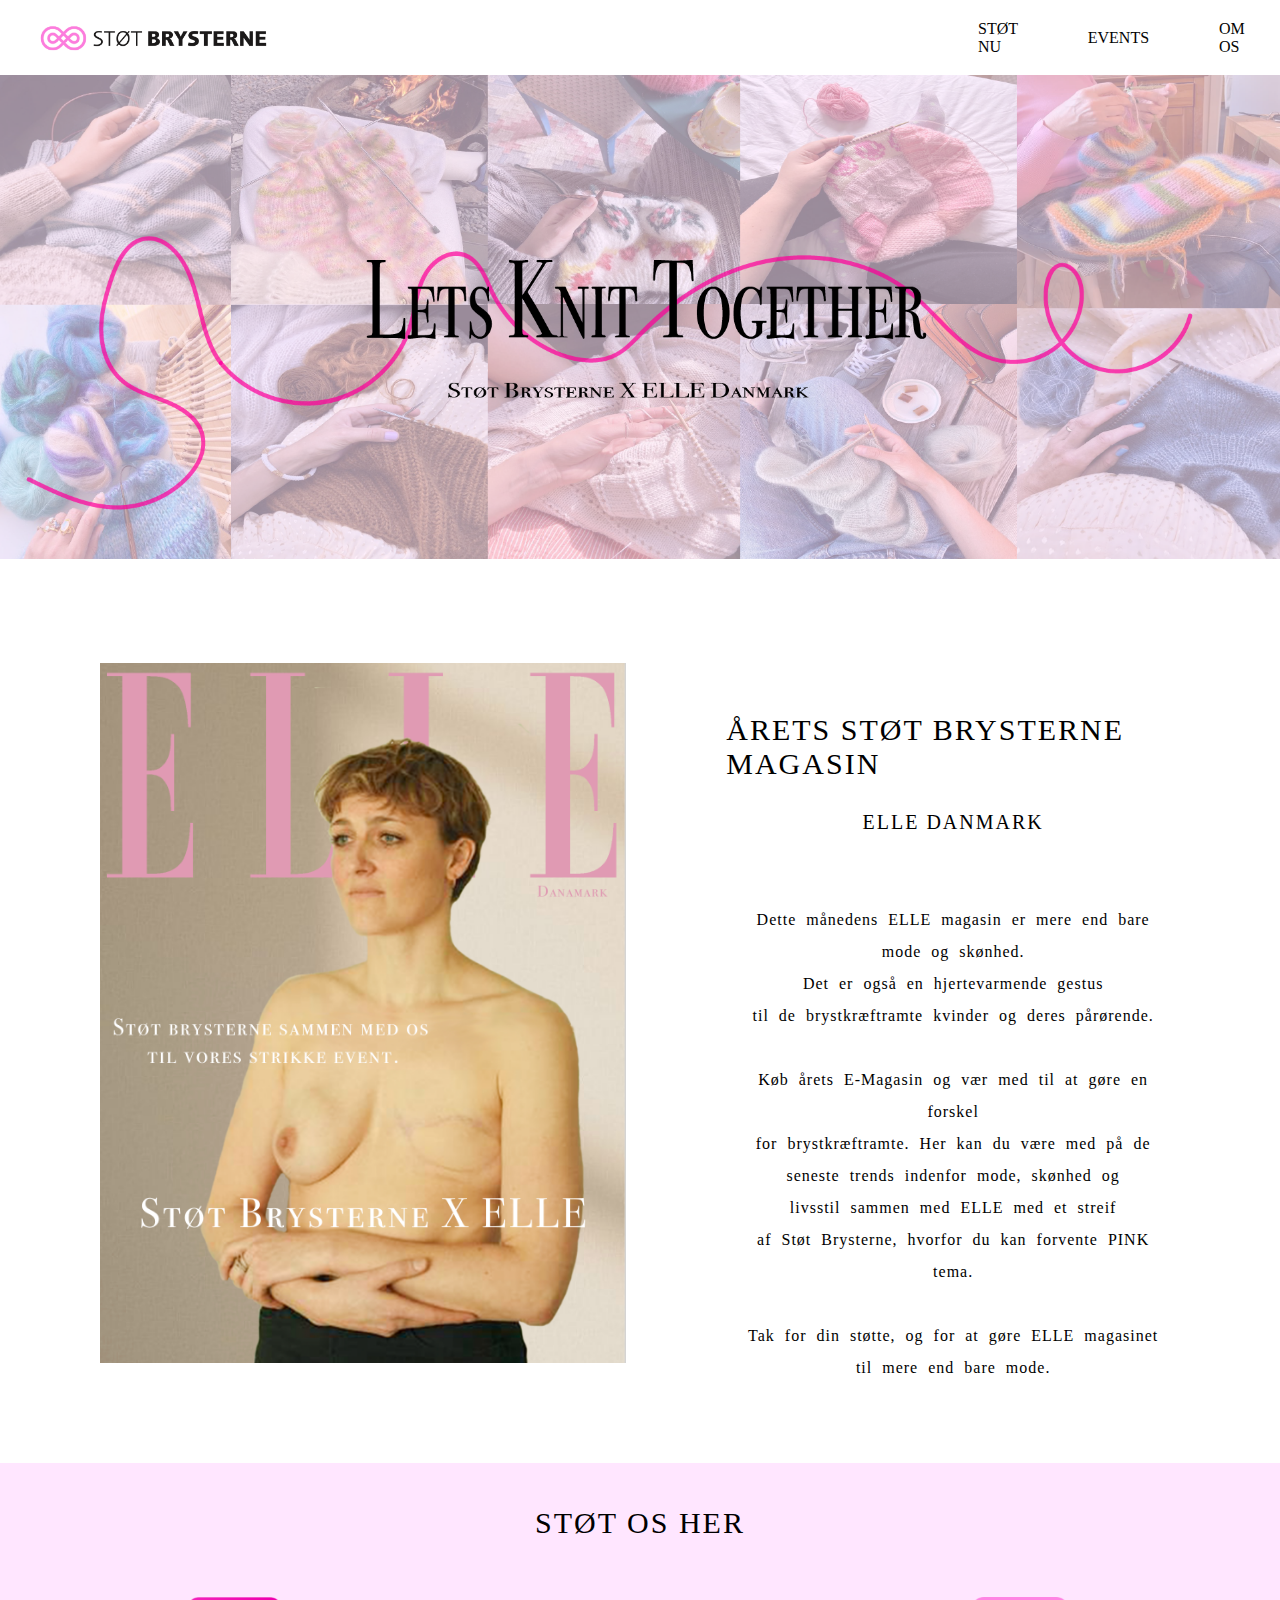
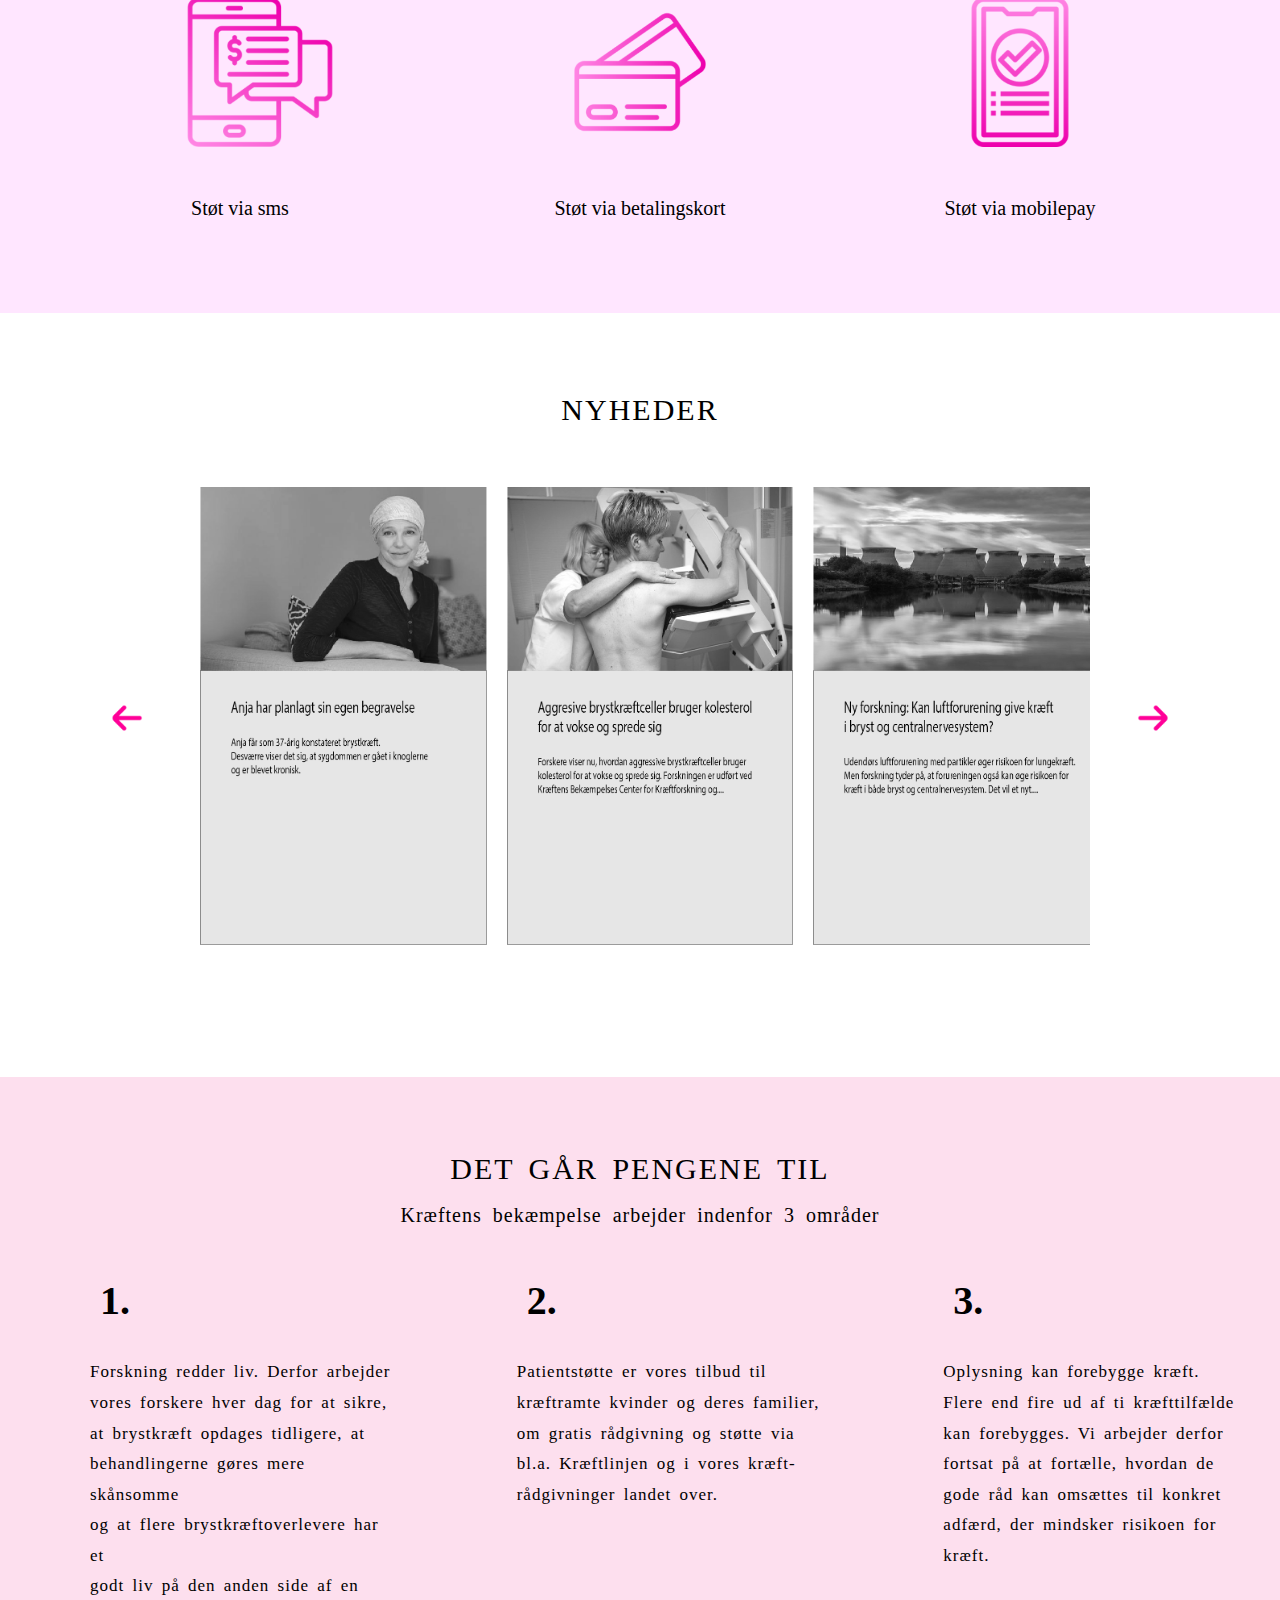
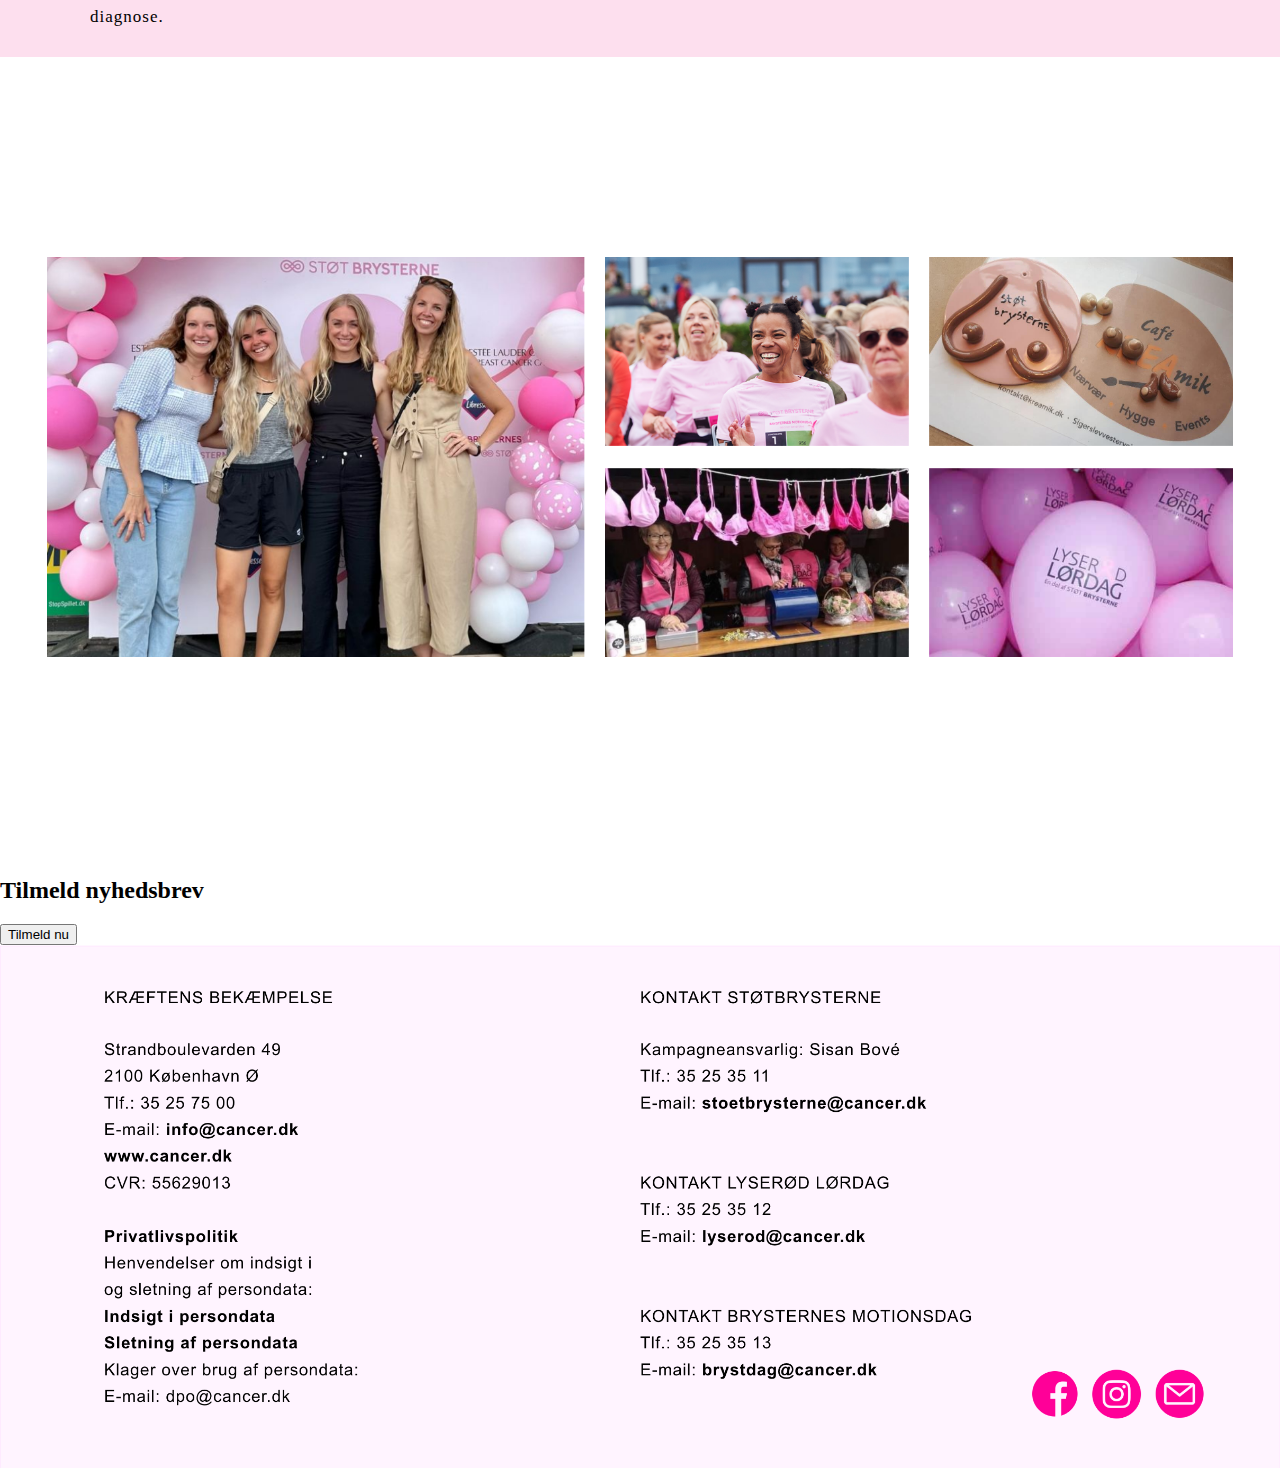
<file: index.html>
<!DOCTYPE html>
<html lang="da">

<head>
    <meta charset="UTF-8">
    <title>Støt Brysterne</title>
    <link rel="stylesheet" href="style.css">
    <script src="java.js" defer ></script>
</head>

<body>
    <header>
        <a href="index.html">
        <img id="logo" src="billeder/støtbrysterne.png" alt="logo">
        </a>
    
        <nav>
            <ul>
                <li><a href="#støtnu">STØT NU</a></li>
                <li><a href="event.html">EVENTS</a></li>
                <li><a href="#omos">OM OS</a></li>
            </ul>
        </nav>
    </header>


    <div class="slideshow-container">
        <div class="mySlides fade">
            <a href="eksamen.html">
                <img src="billeder/knitting.png">
            </a>
            </div>
  
            <div class="mySlides fade">
                <img src="billeder/motion.png">
            </div>
  
            <div class="mySlides fade">
                <img src="billeder/golf.png">
        </div>
    </div>

    <section id="magasin-sektion">
        <img id="magasin" src="billeder/magasin.png" alt="magasin">

        <div id="tekstkasse">
        <p id="magasin-overskrift">ÅRETS STØT BRYSTERNE MAGASIN</p>
        <p id="magasin-underoverskrift">ELLE DANMARK</p>
        <article id="magasintekst">
            Dette månedens ELLE magasin er mere end bare <br>
            mode og skønhed. <br>
            Det er også en hjertevarmende gestus <br>
            til de brystkræftramte kvinder og deres pårørende.<br>
            <br>
            Køb årets E-Magasin og vær med til at gøre en forskel <br>
            for brystkræftramte. Her kan du være med på de <br>
            seneste trends indenfor mode, skønhed og <br>
            livsstil sammen med ELLE med et streif <br>
            af Støt Brysterne, hvorfor du kan forvente PINK tema.<br>
            <br>
            Tak for din støtte, og for at gøre ELLE magasinet til mere end bare mode.
        </article>
        </div>
    </section>

    <section id="støt-sektion">
        <p id="støt-overskrift">STØT OS HER</p>
        <div class="betalingsmulighederkasser">
            <img class="betalingsmuligheder" src="billeder/mobil.png" alt="smsbetaling">
                <p class="støt-sms">
                    Støt via sms
                </p>
        </div>

        <div class="betalingsmulighederkasser">
            <img class="betalingsmuligheder" src="billeder/betalingskort.png" alt="betalingskort">
                <p class="støt-betaling">
                    Støt via betalingskort
                </p>
        </div>
            
        <div class="betalingsmulighederkasser">
            <img class="betalingsmuligheder" src="billeder/mobilepay.png" alt="mobilepay">
                <p class="støt-betaling">
                    Støt via mobilepay
                </p>
        </div>
    </section>

    <p id="nyheder-overskrift">NYHEDER</p>

    <section id="nyheder-sektion">
        <div class="galleri-wrap">
            <img src="billeder/pil-venstre.png" id="backBtn">
            <div class="galleri">
        <div>
            <span><img src="billeder/begravelse.png"></span>
            <span><img src="billeder/forskning.png"></span>
            <span><img src="billeder/foruregning.png"></span>
        </div>
        <div>
            <span><img src="billeder/hike.png"></span>
            <span><img src="billeder/ikke-glad.png"></span>
            <span><img src="billeder/padel.png"></span>
        </div>
        </div>
            <img src="billeder/pil-højre.png" id="nextBtn">
    </section>

    <section id="gårtil-sektion">
        <div id="gårtil-overskrift">
            <p>DET GÅR PENGENE TIL</p>
        </div>
        <div id="gårtil-underovertekst">
            <p>Kræftens bekæmpelse arbejder indenfor 3 områder</p>
        </div>
        <div class="gårtilkasser">
            <h2 class="gårtiltal">1.</h2>
            <article class="gårtiltekst">
                Forskning redder liv. Derfor arbejder<br>
                vores forskere hver dag for at sikre,<br>
                at brystkræft opdages tidligere, at<br>
                behandlingerne gøres mere skånsomme<br>
                og at flere brystkræftoverlevere har et<br>
                godt liv på den anden side af en<br>
                diagnose.
            </article>
        </div>
        <div class="gårtilkasser">
            <h2 class="gårtiltal">2.</h2>
            <article class="gårtiltekst">
                Patientstøtte er vores tilbud til<br>
                kræftramte kvinder og deres familier,<br>
                om gratis rådgivning og støtte via<br>
                bl.a. Kræftlinjen og i vores kræft-<br>
                rådgivninger landet over.
            </article>
        </div>
        <div class="gårtilkasser">
            <h2 class="gårtiltal">3.</h2>
            <article class="gårtiltekst">
                Oplysning kan forebygge kræft. <br>
                Flere end fire ud af ti kræfttilfælde <br>
                kan forebygges. Vi arbejder derfor<br>
                fortsat på at fortælle, hvordan de <br>
                gode råd kan omsættes til konkret <br>
                adfærd, der mindsker risikoen for <br>
                kræft.
            </article>
        </div>
    </section>

    
    <section id="kommendeevent">
        <img id="flereevents" src="billeder/kommende.png" alt="events">
    </section>

    <!--Lisbet-->
<section>
    <h2>Tilmeld nyhedsbrev</h2>
     <button onclick="myFunction()">Tilmeld nu</button>
      <p id="demo"></p>
</section>

    <footer>
        <img id="footerpng" src="billeder/footer.png" alt="footer">
    </footer>

</body>
</html>
</file>
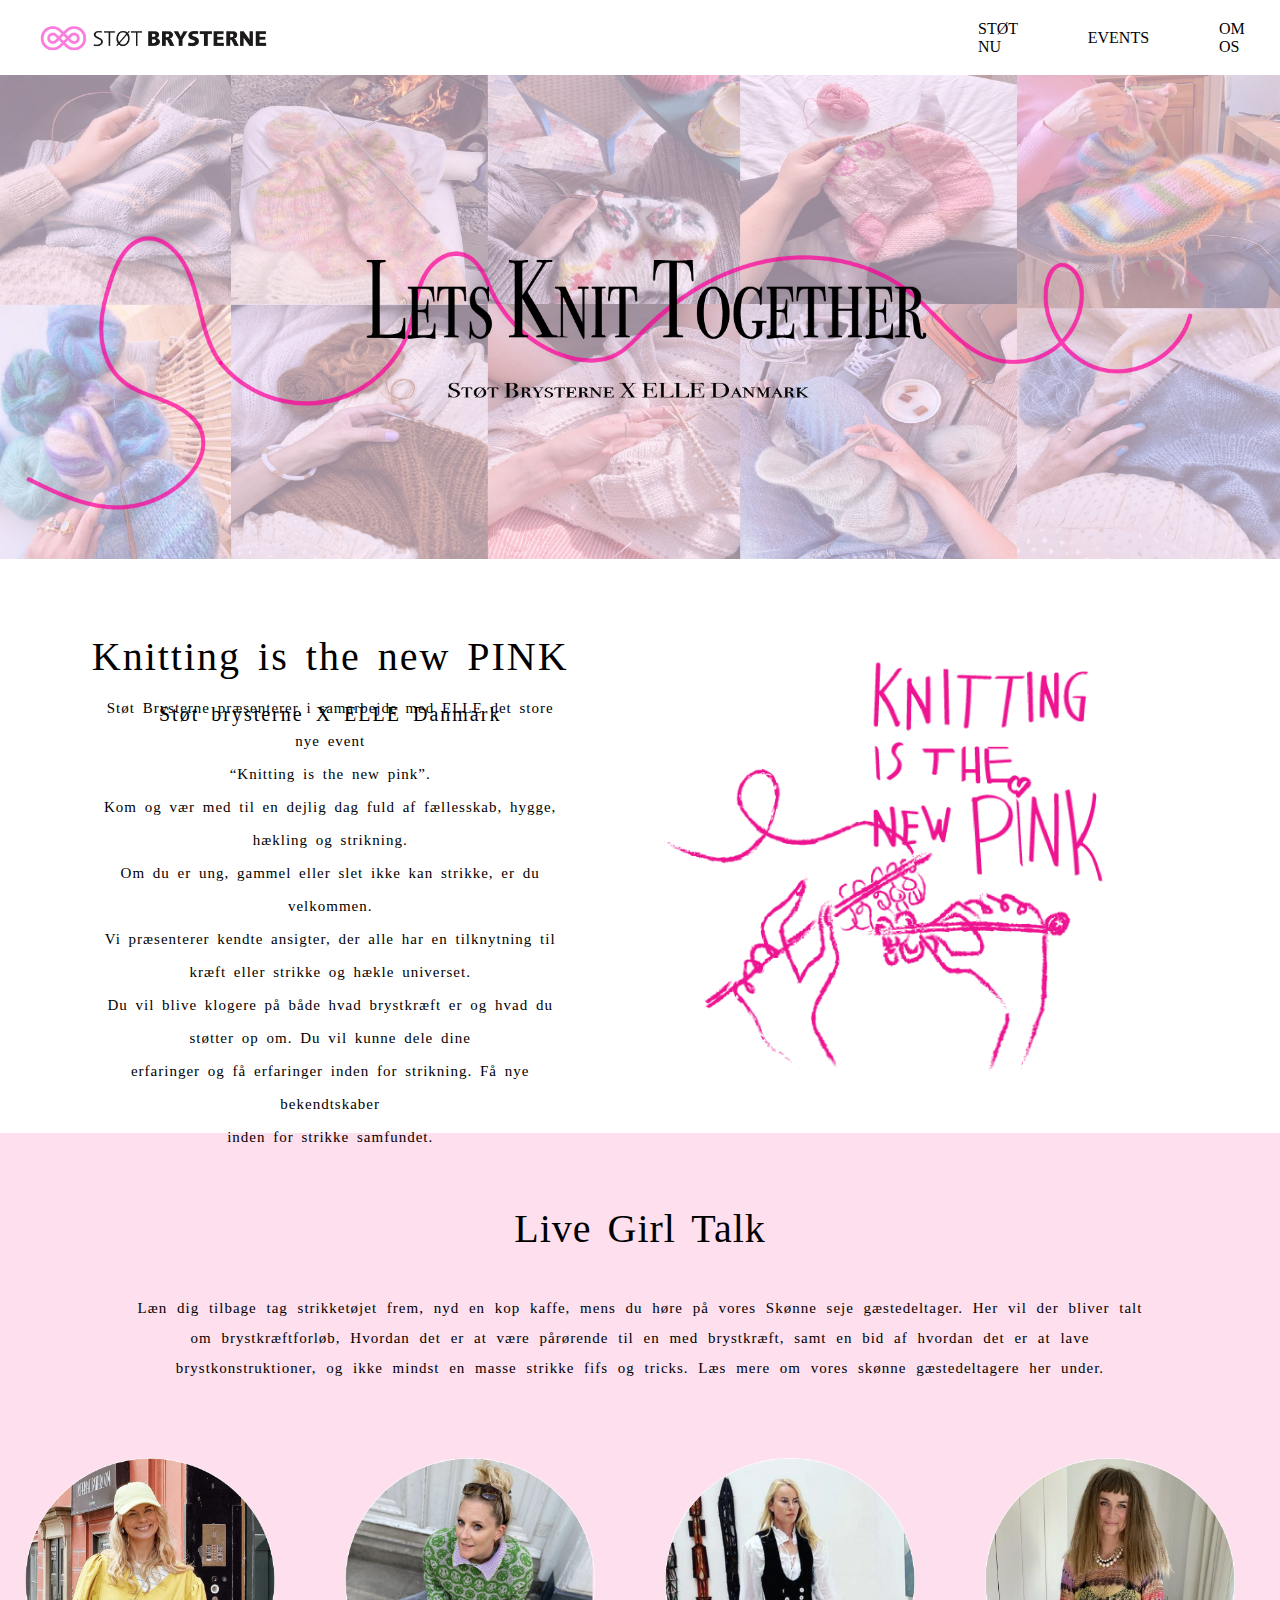
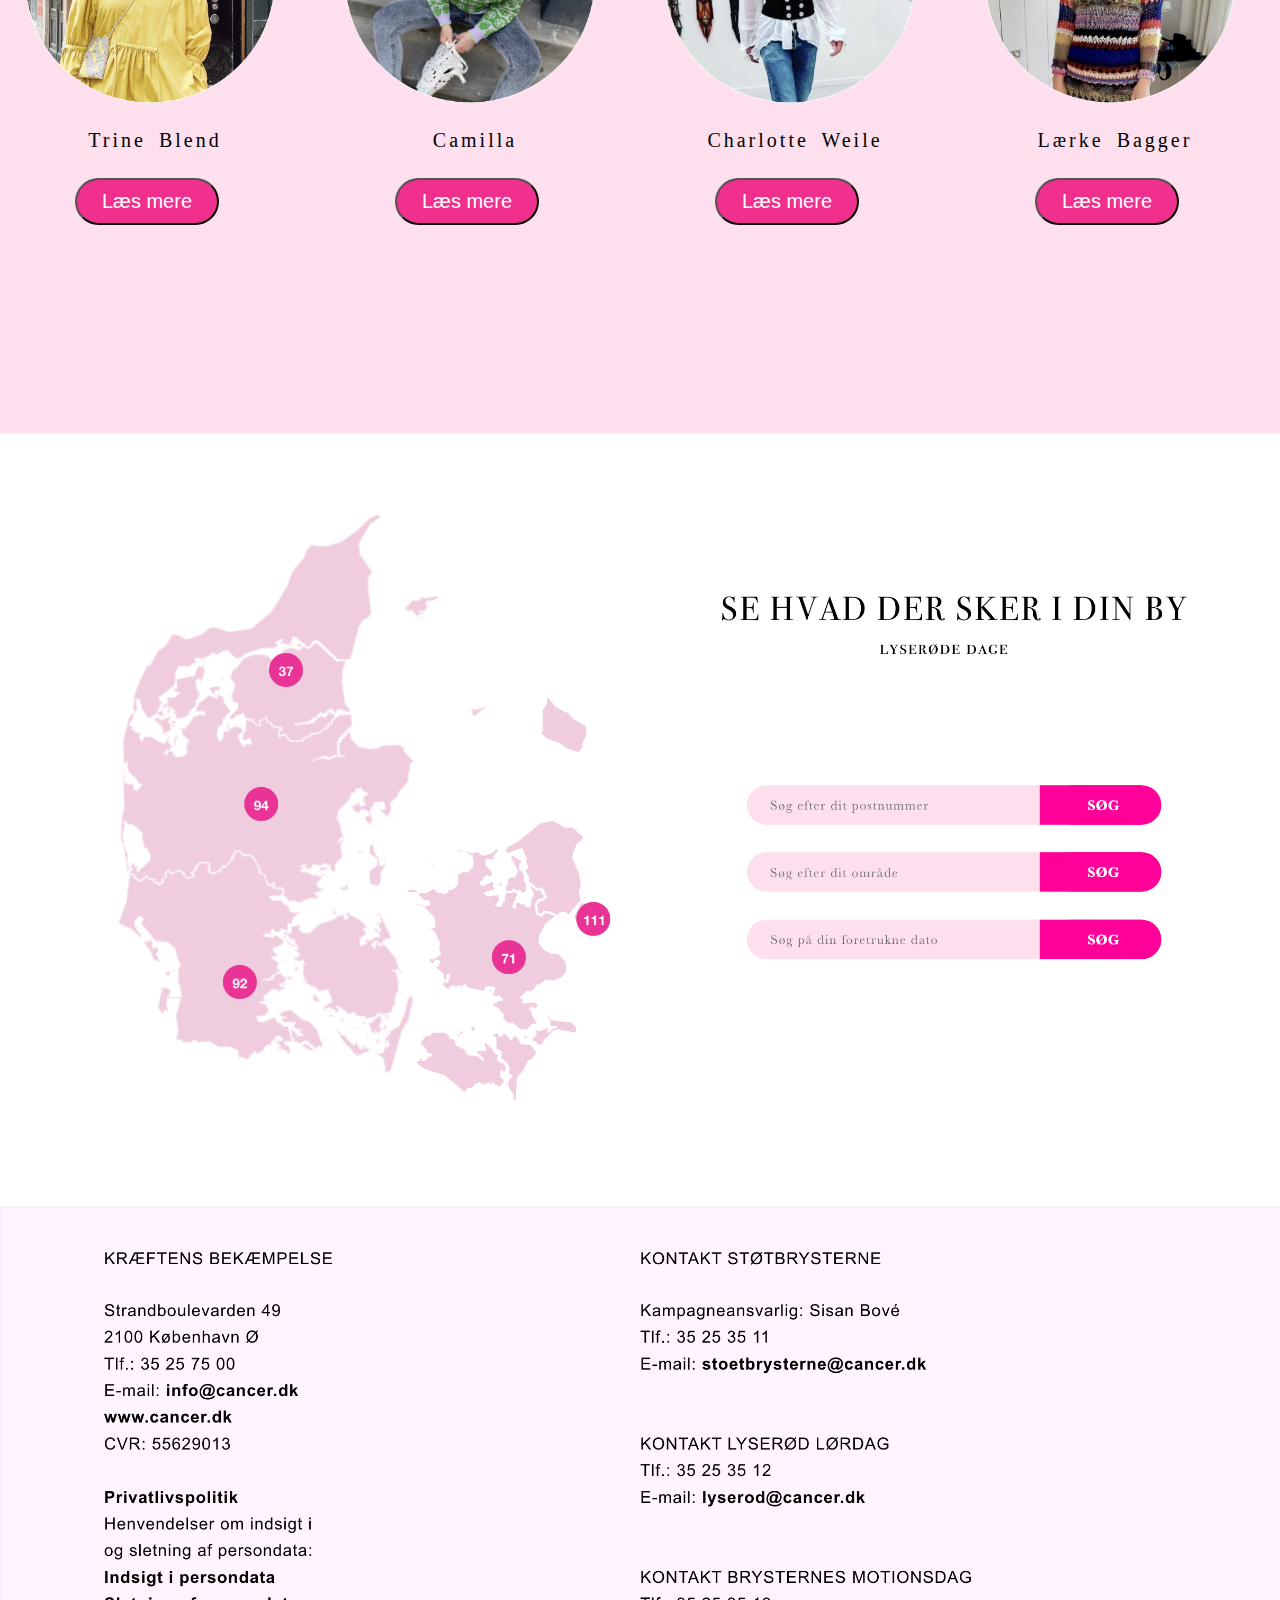
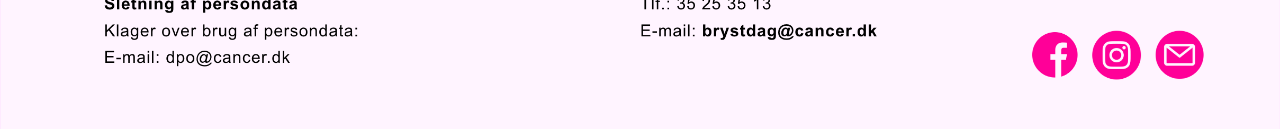
<file: event.html>
<!DOCTYPE html>
<html lang="da"> 

    <head>
        <meta charset="utf-8">
        <title>Lets Knit Together</title>
        <link href="style.css" rel="stylesheet">
        <script src="java.js" defer></script>
    </head>
    
<body>

<header>
    <a href="index.html">
    <img id="logo" src="billeder/støtbrysterne.png" alt="logo">
    </a>
    <nav>
        <ul>
            <li><a href="#støtnu">STØT NU</a></li>
            <li><a href="event.html">EVENTS</a></li>
            <li><a href="#omos">OM OS</a></li>
        </ul>
    </nav>
</header>


    <img id="banner" src="billeder/knitting.png" alt="event">


    <section id="om-sektion">
        <div id="om-kasse">
        <p id="omoverskrift">
            Knitting is the new PINK
        </p>
        <p id="omunderoverskrift">
            Støt brysterne X ELLE Danmark
        </p>
        <article id="omtekst">
            Støt Brysterne præsenterer i samarbejde med ELLE det store nye event <br>
            “Knitting is the new pink”. <br>
            Kom og vær med til en dejlig dag fuld af fællesskab, hygge, hækling og strikning.<br>
            Om du er ung, gammel eller slet ikke kan strikke, er du velkommen. <br>
            Vi præsenterer kendte ansigter, der alle har en tilknytning til <br>
            kræft eller strikke og hækle universet.<br>
            Du vil blive klogere på både hvad brystkræft er og hvad du støtter op om. Du vil kunne dele dine <br>
            erfaringer og få erfaringer inden for strikning. Få nye bekendtskaber <br>
            inden for strikke samfundet.
        </article>
        </div>

        <img id="tegning" src="billeder/tegning.png" alt="hækle billede">
    </section>


<section id="girltalk">
    <p id="girltalkoverskrift">Live Girl Talk</p>
    <article id="girltalkovertekst">
        Læn dig tilbage tag strikketøjet frem, nyd en kop kaffe, mens du høre på vores Skønne  seje gæstedeltager. Her vil der bliver talt <br>
        om brystkræftforløb, Hvordan det er at være pårørende til en med brystkræft, samt en bid af hvordan det er at lave <br>
        brystkonstruktioner, og ikke mindst en masse strikke fifs og tricks. Læs mere om vores skønne gæstedeltagere her under.<br>
         
    </article>
    <div id="boblekasse">
        <div id="influencer">
            <img class="boble" src="billeder/trine.png" alt="trine">
            <p class="navne">Trine Blend</p>
            </article>
            <button class="button">
                Læs mere
              </button>
              <dialog class="modal" aria-state="closed">
                <div class="kassen">
                  <button class="modal__close">✕</button>
                  <div class="modal__content">
                    <img class="helbillede" src="billeder/trinehel.png" alt="Trine">
                    <div class="tekstkassehel">
                        <p class="navne2">Trine Blend</p>
                     <article> 
                        Influincer Trine Blend,<br>
                        der er kendt for hendes<br>
                        favrige hverdag med mode<br>
                        og Interiør, har lige  selv<br>
                        fået konstateret brystkræft.<br> 
                        Hun vil fortælle om hendes<br>
                        tanker da hun fik det at vide<br>
                        Samt hendes hverdag med<br>
                        Brystkræft og hvad hun<br>
                        Gør sig af tanker om<br>
                        forløbet. 
                     </article>
                    </div>
                  </div>
                </div>
              </dialog>
        </div>
        <div id="influencer">
            <img class="boble" src="billeder/camilla.png" alt="camilla">
            <p class="navne">
                Camilla
            </p>
            <button class="button">
                Læs mere
              </button>
              <dialog class="modal" aria-state="closed">
                <div class="kassen">
                  <button class="modal__close">✕</button>
                  <div class="modal__content">
                    <img class="helbillede" src="billeder/camillahel.png" alt="Camilla">
                    <div class="tekstkassehel">
                        <p class="navne2">Camilla</p>
                     <article> 
                        Strikkeglade Camilla<br>
                        Der er selvstændig med<br>
                        Strikkebutik/cafe Strikkelade<br>
                        Hun er gode vendinder<br>
                        Med Trine Blend<br>
                        Hun vil fortælle om<br>
                        Hvordan det er at<br>
                        stå på sidelinjen som<br>
                        Vendinden til en der<br>
                        Har kræft og <br>
                        Selvfølgelig komme<br>
                        Med gode strikke <br>
                        Teknikker.
                     </article>
                    </div>
                  </div>
                </div>
              </dialog>
        </div>
        <div id="influencer">
            <img class="boble" src="billeder/charlotte.png" alt="charlotte">
            <p class="navne">
                Charlotte Weile 
            </p>
            <button class="button">
                Læs mere
              </button>
              <dialog class="modal" aria-state="closed">
                <div class="kassen">
                  <button class="modal__close">✕</button>
                  <div class="modal__content">
                    <img class="helbillede" src="billeder/charlottehel.png" alt="Charlotte">
                    <div class="tekstkassehel">
                        <p class="navne2">Charlotte Weile</p>
                     <article> 
                        Plastikkirurg, klinikchef og<br>
                        forfatter Charlotte Weile<br>
                        Vil fortælle om hvordan<br>
                        Hun typisk oplever <br>
                        Hendes brystkræft patienter<br>
                        Efter en rekonstruktion af<br>
                        Deres bryster.<br>
                        Hun vil derudover fortælle<br> 
                        Tankerne bag hendes bog.
                     </article>
                    </div>
                  </div>
                </div>
              </dialog>
        </div>
        <div id="influencer">
            <img class="boble" src="billeder/lærke.png" alt="lærke">
            <p class="navne">Lærke Bagger</p>
            <button class="button">
                Læs mere
              </button>
              <dialog class="modal" aria-state="closed">
                <div class="kassen">
                  <button class="modal__close">✕</button>
                  <div class="modal__content">
                    <img class="helbillede" src="billeder/lærkehel.png" alt="lærke">
                    <div class="tekstkassehel">
                        <p class="navne2">Lærke Bagger</p>
                     <article> 
                        Strikkedronning og<br>
                        Strikkebogs forfatter<br>
                        Lærke bagger vil <br>
                        Give strikke fif og tricks,<br>
                        Fortælle tankerne bag <br>
                        Hendes strikkestil.<br>
                        Hun vil havde hendes nyeste<br>
                        Strikkebog med, som der<br>
                        Vil være mulighed for at<br>
                        Købe og få signeret. 
                     </article>
                    </div>
                  </div>
                </div>
              </dialog>
        </div>
        </div>
</section>


<section id="kort">
    <img id="kortbillede" src="billeder/kort.png" alt="kort">
</section>

<footer>
    <img id="footerpng" src="billeder/footer.png" alt="footer">
</footer>
</body>
</file>
<file: style.css>
header {
  display: flex;
  align-items: center;
  background-color: rgb(255, 255, 255);
}

#logo{
  height: 28px;
  width: 228px;
  justify-content: left;
  display: flex;
  margin-left: 40px;
}

nav {
  display: flex;
  margin-left: 670px;
  height: 75px;
}

ul, li {
  list-style: none;
  padding-right: 70px;
  display: flex;
  justify-content: space-evenly;
  color: #030303;
  font-size: 16px;
  align-items: center;
}

a {
  text-decoration: none; 
  color: #030303
}

a:hover {
  color: #FF0098;
}





body {
    margin: 0px;
}

.slideshow-container {
  position: relative;
}

.mySlides {
  display: none;
}

.fade {
  animation-name: fade;
  animation-duration: 1.5s;
}

@keyframes fade {
  from {opacity: .4} 
  to {opacity: 1}
}

img {
    width: 100%;
    height: auto;
}

#magasin-sektion {
  height: 900px;
  width: 100%;
  display: flex;
}

#magasin {
  height: 700px;
  width: auto;
  margin: 100px;
}

#tekstkasse {
  height: 750px;
  width: 950px;
  margin-top: 50px;
  justify-content: center;
  align-items: center;
  padding-right: 100px;
}

#magasin-overskrift {
  font-size: 30px;
  justify-content: center;
  margin-top: 100px;
  letter-spacing: 2px;
  display: flex;
}

#magasin-underoverskrift {
  font-size: 20px;
  margin-top: 20px;
  text-align: center;
  justify-content: center;
  letter-spacing: 2px;
}

#magasintekst {
  font-size: 20;
  margin-top: 50px;
  padding: 20px;
  text-align: center;
  letter-spacing: 1px;
  line-height: 2;
  word-spacing: 5px;
}

#støt-sektion {
  height: 450px;
  width: 100%;
  background-color: #FFE6FF;
  display: flex;
  justify-content: center;
  align-items: center;
}

#støt-overskrift {
  font-size: 30px;
  justify-content: center;
  letter-spacing: 2px;
  display: flex;
  position: absolute;
  margin-top: -300px;
}

.betalingsmulighederkasser {
  width: 200px;
  margin: 90px;
  justify-content: center;
  display: flex;
  margin-top: 150px;
}

.betalingsmuligheder {
  height:150px;
  width: auto;
  display: flex;
  position: absolute;
}

.støt-sms {
  font-size: 20px;
  margin-top: 200px;
  padding-right: 40px;
}

.støt-betaling {
  font-size: 20px;
  margin-top: 200px;
}

#nyheder-overskrift {
  font-size: 30px;
  justify-content: center;
  letter-spacing: 2px;
  display: flex;
  margin-top: 80px;
}

#nyheder-sektion {
  height: 600px;
  width: auto;
  margin-top: 50px;
}

.galleri{
  width: 900px;
  display: flex;
  overflow: scroll;
}

.galleri div{
  width: 100%;
  display: grid;
  grid-template-columns: auto auto auto;
  grid-gap: 20px;
  padding: 10px;
  flex: none;
}
.galleri div img{
  width: 100%;
  filter: grayscale(100%); 
  transition: transform 0.5s;

}
.galleri::-webkit-scrollbar{
  display: none;
}
.galleri-wrap{
  display: flex;
  align-items: center;
  justify-content: center;
  
}
#backBtn, #nextBtn{
  width: 50px;
  cursor: pointer;
  margin: 40px;
}
.galleri div img:hover{
  filter: grayscale(0);
  cursor: pointer;
  transform: scale(1.1);
}

#gårtil-sektion {
  height: 580px;
  width: 100%;
  background-color: #FDDFEE;
  display: flex;
  justify-content: center;
}

#gårtil-overskrift{
  font-size: 30px;
  position: absolute;
  margin-top: 35px;
  letter-spacing: 2px;
  line-height: 1.8;
  word-spacing: 5px;
}

#gårtil-underovertekst{
  font-size: 20px;
  position: absolute;
  margin-top: 100px;
  letter-spacing: 1px;
  line-height: 1.8;
  word-spacing: 5px;
}

.gårtilkasser{
  height: 600px;
  width: 500px;
  display: flex;

}

.gårtiltal{
  font-size: 40px;
  position: absolute;
  margin-top: 150px;
  padding: 50px;
  margin-left: 50px;
}

.gårtiltekst{
  font-size: 17px;
  letter-spacing: 1px;
  line-height: 1.8;
  word-spacing: 3px;
  margin-top: 250px;
  padding: 30px;
  margin-left: 60px;
}

#kommendeevent{
  display: flex;
  height: 800px;
  width: 100%;
  align-items: center;
  justify-content: center;
  background-color: rgb(255, 255, 255);
}

#flereevents{
  height: 400px;
  width: auto;
  justify-content: center;
  align-items: center;
}

#om-sektion {
  display: flex;
  height: 570px;
  width: 100%;
}

#om-kasse{
  height: 500px;
  width: auto;
  justify-content: center;
  display: flex;
}

#omoverskrift{
  font-size: 40px;
  position: absolute;
  margin-top: 70px;
  letter-spacing: 2px;
  word-spacing: 5px;
}

#omunderoverskrift{
  font-size: 20px;
  display: flex;
  position: absolute;
  text-align: center;
  margin-top: 140px;
  letter-spacing: 2px;
  word-spacing: 5px;
}

#omtekst{
  font-size: 15px;
  justify-content: center;
  align-items: center;
  display: flex;
  margin-top: 220px;
  text-align: center;
  letter-spacing: 1px;
  line-height: 2.2;
  word-spacing: 3px;
  padding: 100px;
}

#tegning{
  display: flex;
  height: 420px;
  width: auto;
  margin-top: 90px;
  margin-right: 170px;
}



#girltalk{
  height: 900px;
  width: 100%;
  background-color: #FDDFEE;
  display: flex;
  justify-content: center;
}

#girltalkoverskrift{
  font-size: 40px;
  justify-content: center;
  align-items: center;
  display: flex;
  position: absolute;
  margin-top: 60px;
  text-align: center;
  letter-spacing: 1px;
  line-height: 1.8;
  word-spacing: 5px;
}

#girltalkovertekst{
  font-size: 15px;
  justify-content: center;
  align-items: center;
  display: flex;
  position: absolute;
  margin-top: 160px;
  text-align: center;
  letter-spacing: 1px;
  line-height: 2;
  word-spacing: 5px;
}

#boblekasse{
  display: flex;
  justify-content: center;
  margin-top: 300px;
}

#influencer{
  height: 700px;
  width: 270px;
  margin: 25px;
}


.boble{
  height: auto;
  width: 250px;
}

.navne{
  font-size: 20px;
  justify-content: center;
  align-items: center;
  display: flex;
  margin-top: 15px;
  text-align: center;
  letter-spacing: 3px;
  line-height: 1.8;
  word-spacing: 5px;
  margin-right: 10px;
}

.button {
  background-color: #f12f8d;
  color: #ffffff;
  padding: 10px 25px;
  border-radius: 25px;
  font-size: 20px;
  cursor: pointer;
  transition: all 300ms ease-in-out;
  margin-left: 50px;
}
.button:hover {
  box-shadow: 0 4px 20px rgba(0, 0, 0, 0.4);
}
.modal {
  border: 0;
  background-color: transparent;
  padding: 20px;
  transition: all 300ms ease-in-out;
}
.modal[aria-state="closed"] {
  opacity: 0;
}
.modal[aria-state="open"] {
  opacity: 1;
}
.modal[aria-state="closed"]::backdrop {
  background-color: rgba(0, 0, 0, 0);
}
.modal[aria-state="open"]::backdrop {
  background-color: rgba(0, 0, 0, 0.3);
}
.kassen {
  width: 800px;
  height: 500px;
  position: relative;
  padding: 20px;
  background-color: #FFE6FF;
  border-radius: 4px;
  box-shadow: 0 4px 10px rgba(0, 0, 0, 0.2);
}
.helbillede{
  height: 485px;
  width: 330px;
  position: absolute;
  margin-left: 50px;
  margin-top: -8px;
}
.navne2{
  position: absolute;
  font-size: 20px;
  display: flex;
  margin-bottom: 450px;
  text-align: center;
  word-spacing: 5px;
}

.tekstkassehel{
  margin-left: 400px;
  height: 500px;
  width: 400px;
  font-size: 15px;
  justify-content: center;
  align-items: center;
  display: flex;
  margin-top: 15px;
  text-align: center;
  letter-spacing: 3px;
  line-height: 1.8;
  word-spacing: 5px;
}

.modal__close {
  --size: 28px;
  position: absolute;
  top: calc(var(--size) / 2 * -1);
  right: calc(var(--size) / 2 * -1);
  border: 0;
  background: #000000;
  color: #fff;
  font-weight: bold;
  width: var(--size);
  aspect-ratio: 1;
  display: grid;
  place-items: center;
  text-align: center;
  border-radius: 50%;
  cursor: pointer;
}


/* Lisbet */
#h2{
  font-size: 30px;
  position: absolute;
  letter-spacing: 3px;
  line-height: 1.8;
  word-spacing: 5px;
}

#buttononclick{
  font-size: 20px;
  position: absolute;
  letter-spacing: 3px;
  line-height: 1.8;
  word-spacing: 5px;
}

#demo{
  font-size: 20px;
  position: absolute;
  letter-spacing: 3px;
  line-height: 1.8;
  word-spacing: 5px;
}
</file>
